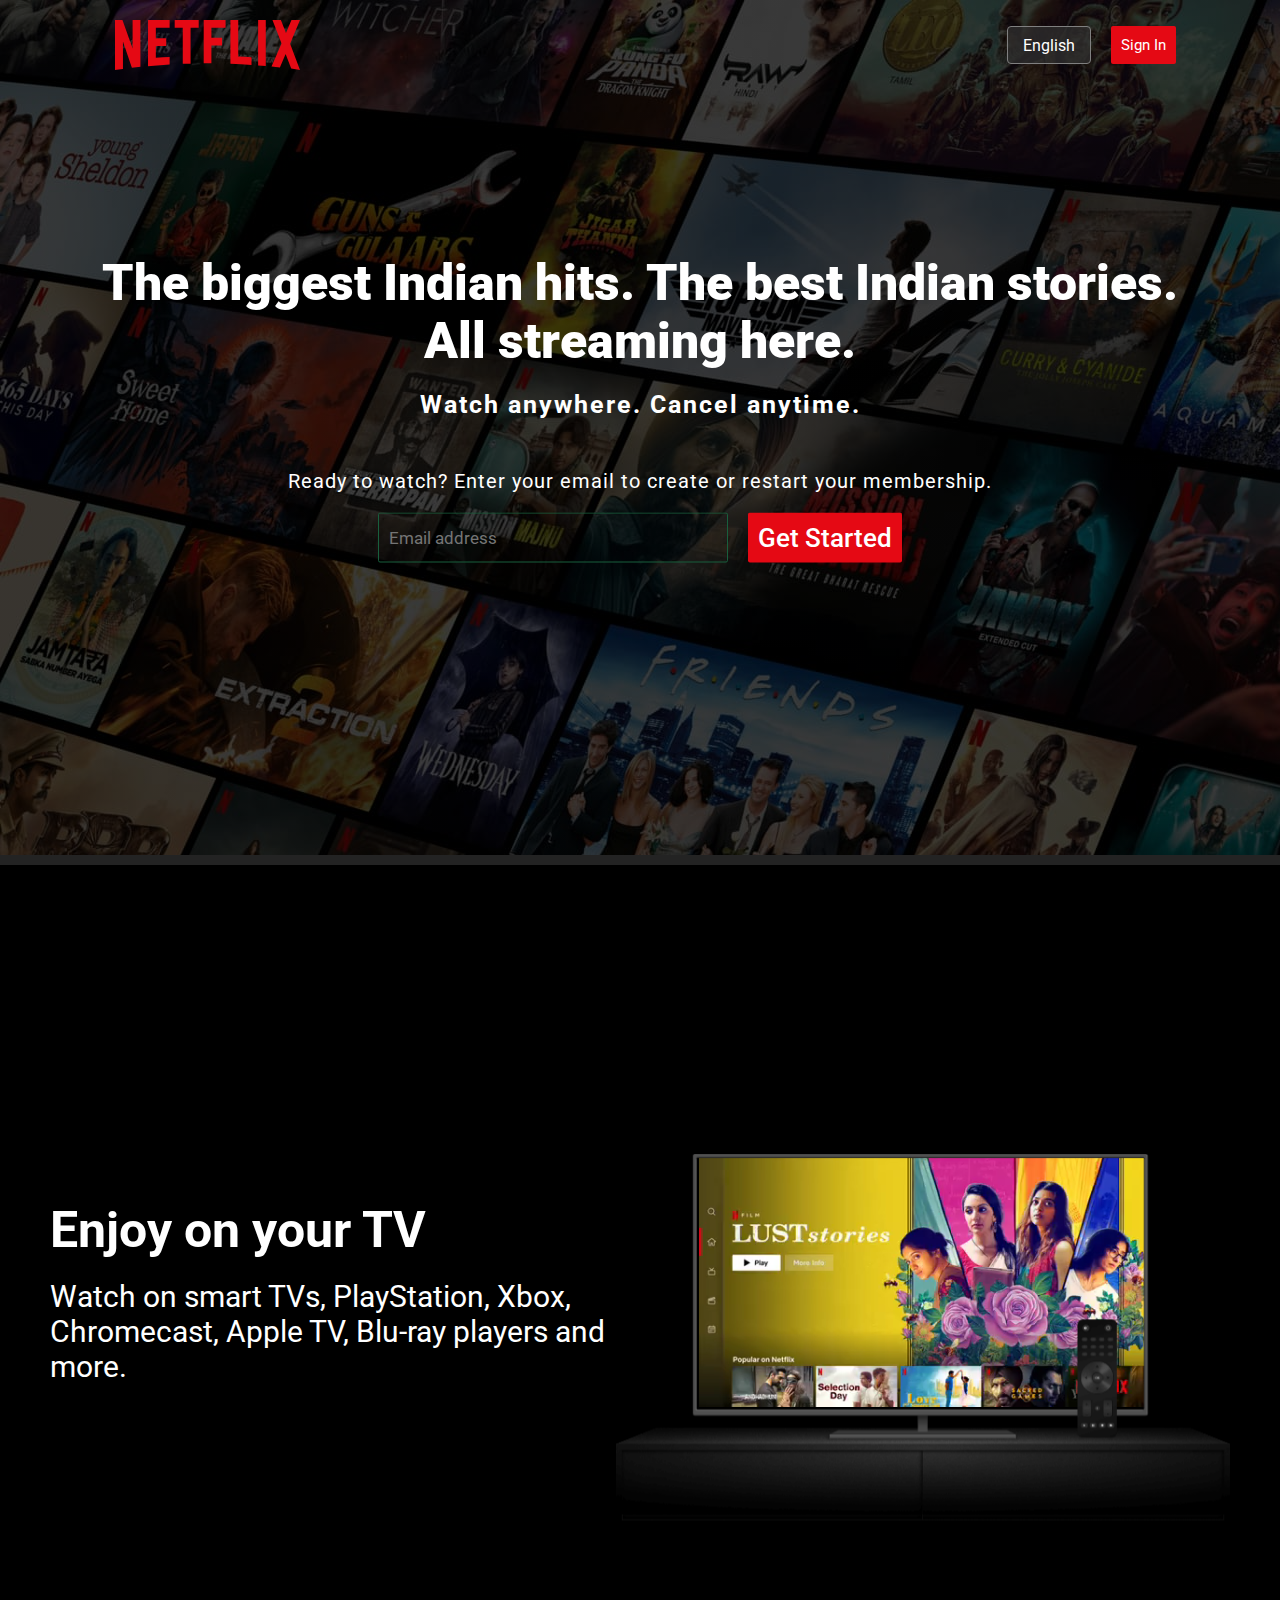
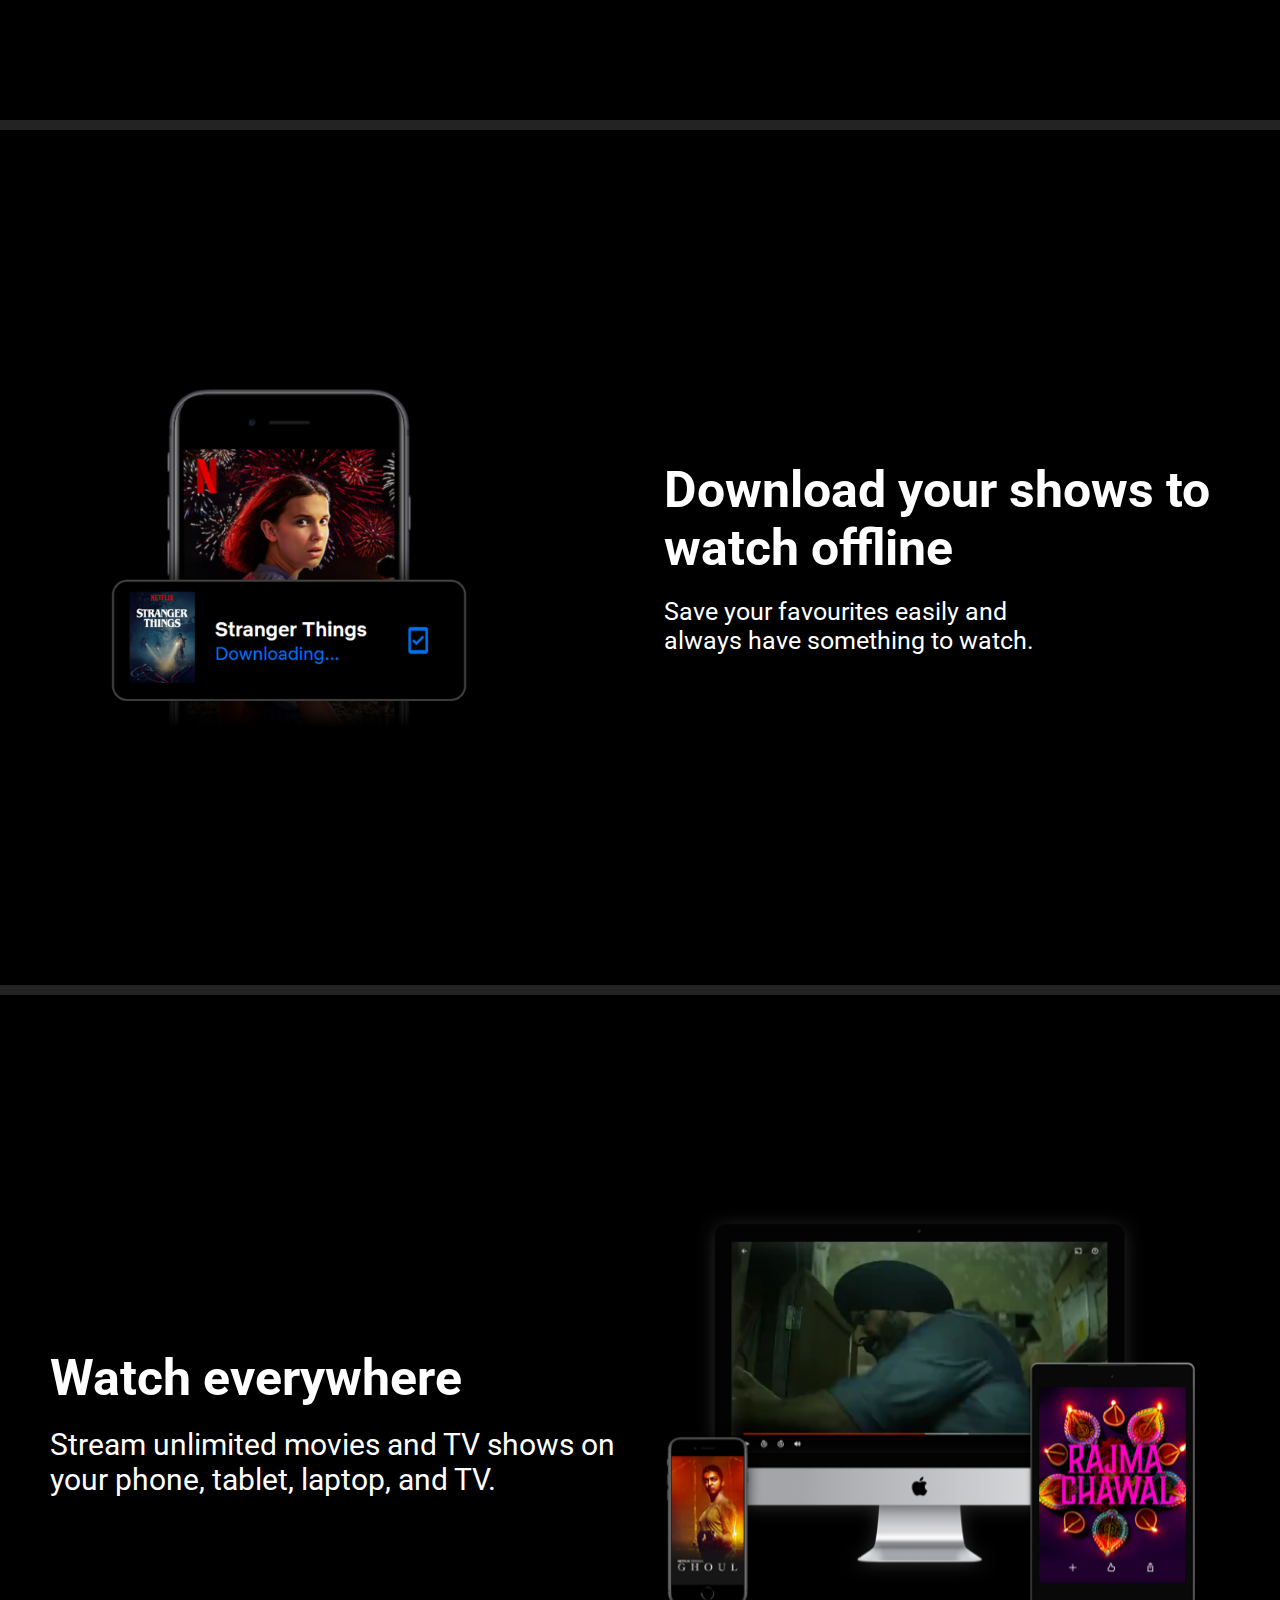
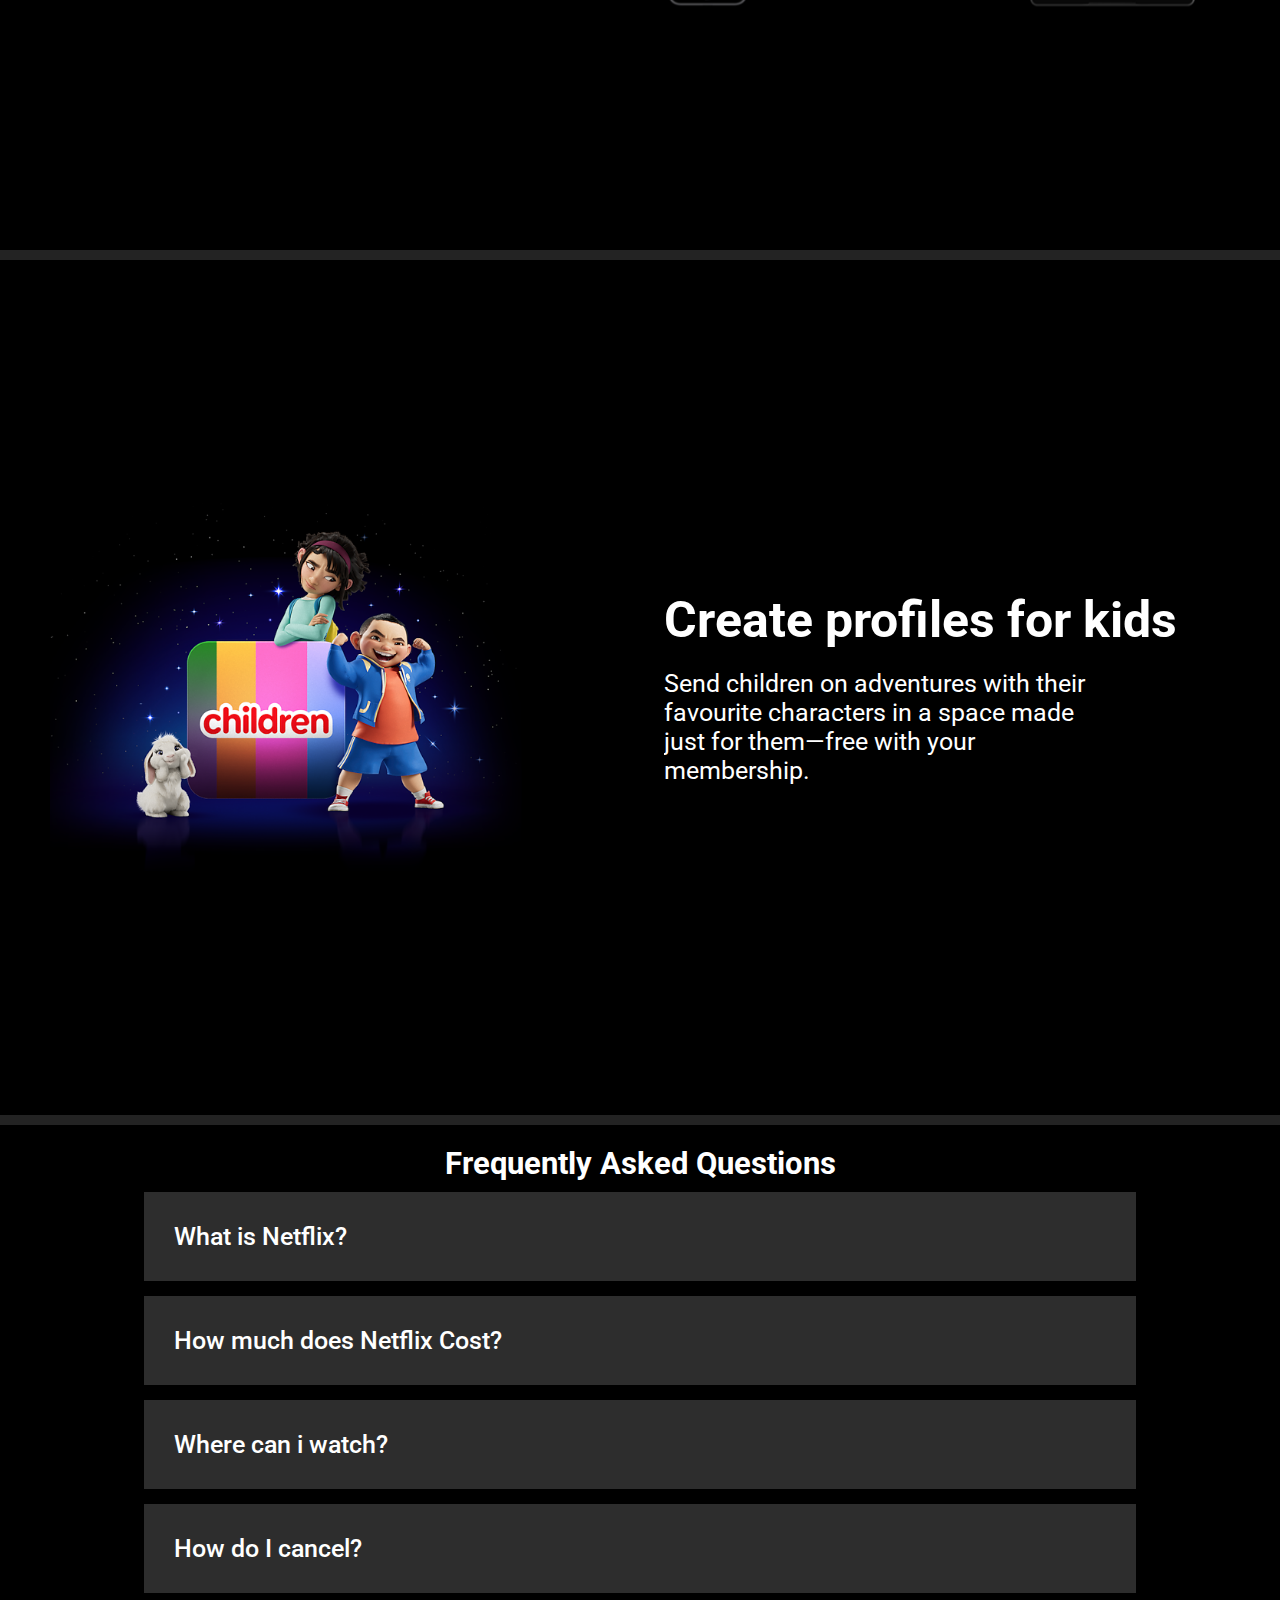
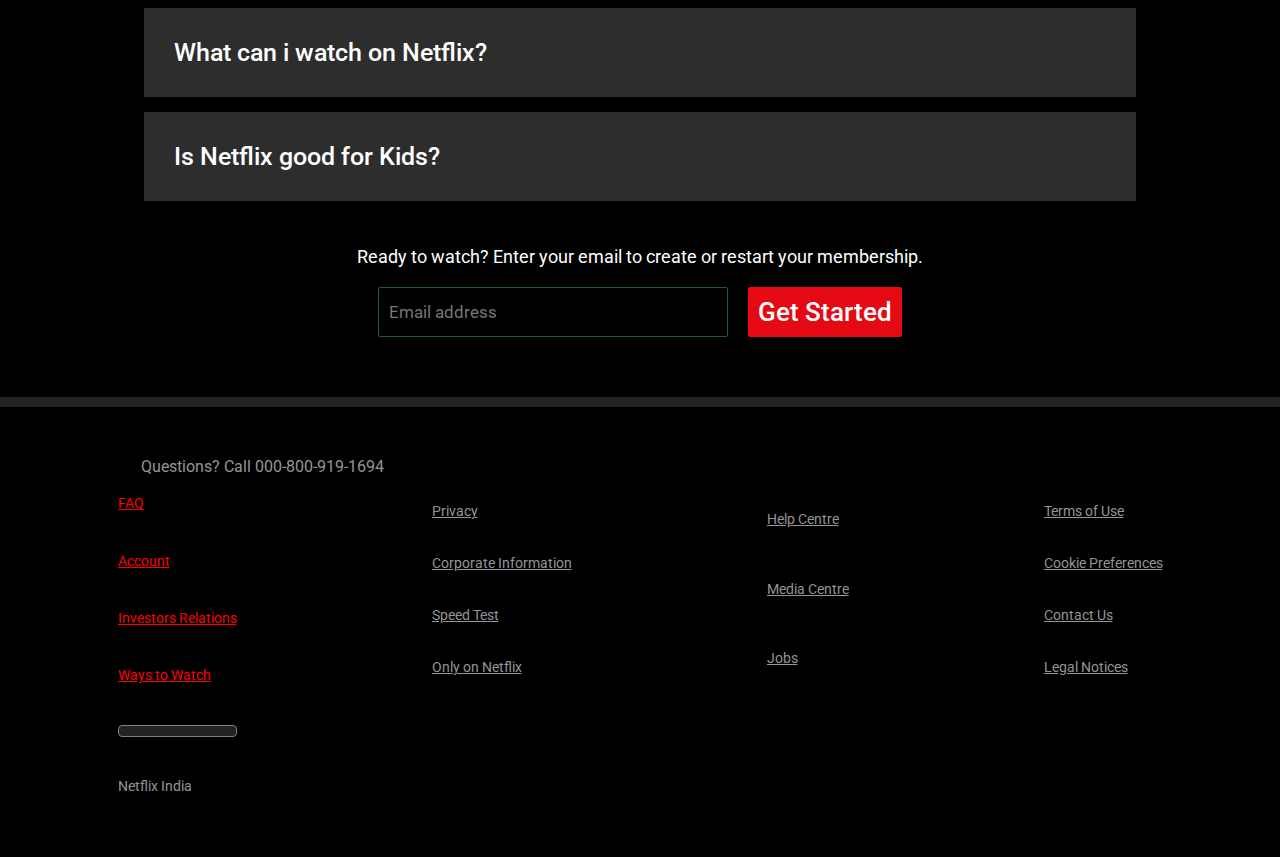
<file: index.html>
<!DOCTYPE html>
<html lang="en">
<head>
    <meta charset="UTF-8">
    <meta name="viewport" content="width=device-width, initial-scale=1.0">
    <title>Netflix_Clone</title>
    <link rel="stylesheet" href="style.css">
    <link rel="stylesheet" href="https://cdnjs.cloudflare.com/ajax/libs/font-awesome/6.5.1/css/all.min.css" integrity="sha512-DTOQO9RWCH3ppGqcWaEA1BIZOC6xxalwEsw9c2QQeAIftl+Vegovlnee1c9QX4TctnWMn13TZye+giMm8e2LwA==" crossorigin="anonymous" referrerpolicy="no-referrer" />
    <link rel="preconnect" href="https://fonts.googleapis.com">
    <link rel="preconnect" href="https://fonts.gstatic.com" crossorigin>
    <link href="https://fonts.googleapis.com/css2?family=Roboto:wght@700;900&display=swap" rel="stylesheet">
    <link rel="preconnect" href="https://fonts.googleapis.com">
<link href="https://fonts.googleapis.com/css2?family=Roboto&display=swap" rel="stylesheet">
<link href="https://fonts.googleapis.com/css2?family=Roboto:wght@300&display=swap" rel="stylesheet">
<body>
    
        <!-- <video src="resources\video-tv-in-0819.m4v" autoplay loop type="video/mp4"></video>
         <img src="resources\device-pile-in.png" alt=""> -->
        
            <div class="section " id="hero">
                <nav>
                    <svg class="logo" fill="#E50914" viewBox="0 0 111 30" version="1.1" xmlns="http://www.w3.org/2000/svg" xmlns:xlink="http://www.w3.org/1999/xlink" aria-hidden="true" role="img" class="default-ltr-cache-1d568uk ev1dnif2"><g><path d="M105.06233,14.2806261 L110.999156,30 C109.249227,29.7497422 107.500234,29.4366857 105.718437,29.1554972 L102.374168,20.4686475 L98.9371075,28.4375293 C97.2499766,28.1563408 95.5928391,28.061674 93.9057081,27.8432843 L99.9372012,14.0931671 L94.4680851,-5.68434189e-14 L99.5313525,-5.68434189e-14 L102.593495,7.87421502 L105.874965,-5.68434189e-14 L110.999156,-5.68434189e-14 L105.06233,14.2806261 Z M90.4686475,-5.68434189e-14 L85.8749649,-5.68434189e-14 L85.8749649,27.2499766 C87.3746368,27.3437061 88.9371075,27.4055675 90.4686475,27.5930265 L90.4686475,-5.68434189e-14 Z M81.9055207,26.93692 C77.7186241,26.6557316 73.5307901,26.4064111 69.250164,26.3117443 L69.250164,-5.68434189e-14 L73.9366389,-5.68434189e-14 L73.9366389,21.8745899 C76.6248008,21.9373887 79.3120255,22.1557784 81.9055207,22.2804387 L81.9055207,26.93692 Z M64.2496954,10.6561065 L64.2496954,15.3435186 L57.8442216,15.3435186 L57.8442216,25.9996251 L53.2186709,25.9996251 L53.2186709,-5.68434189e-14 L66.3436123,-5.68434189e-14 L66.3436123,4.68741213 L57.8442216,4.68741213 L57.8442216,10.6561065 L64.2496954,10.6561065 Z M45.3435186,4.68741213 L45.3435186,26.2498828 C43.7810479,26.2498828 42.1876465,26.2498828 40.6561065,26.3117443 L40.6561065,4.68741213 L35.8121661,4.68741213 L35.8121661,-5.68434189e-14 L50.2183897,-5.68434189e-14 L50.2183897,4.68741213 L45.3435186,4.68741213 Z M30.749836,15.5928391 C28.687787,15.5928391 26.2498828,15.5928391 24.4999531,15.6875059 L24.4999531,22.6562939 C27.2499766,22.4678976 30,22.2495079 32.7809542,22.1557784 L32.7809542,26.6557316 L19.812541,27.6876933 L19.812541,-5.68434189e-14 L32.7809542,-5.68434189e-14 L32.7809542,4.68741213 L24.4999531,4.68741213 L24.4999531,10.9991564 C26.3126816,10.9991564 29.0936358,10.9054269 30.749836,10.9054269 L30.749836,15.5928391 Z M4.78114163,12.9684132 L4.78114163,29.3429562 C3.09401069,29.5313525 1.59340144,29.7497422 0,30 L0,-5.68434189e-14 L4.4690224,-5.68434189e-14 L10.562377,17.0315868 L10.562377,-5.68434189e-14 L15.2497891,-5.68434189e-14 L15.2497891,28.061674 C13.5935889,28.3437998 11.906458,28.4375293 10.1246602,28.6868498 L4.78114163,12.9684132 Z"></path></g></svg>
                    <div class="nav_right">
                        <div id="lan_btn">
                            <i class="fa-solid fa-language"></i>
                           <p>English</p>
                           <i class="fa-solid fa-caret-down"></i>
                        </div>
                        <div class="signin">Sign In</div>
                    </div>
                </nav>
                <div id="hero-mid">
                    <h1>The biggest Indian hits. The best Indian stories. <br> All streaming here.</h1>
                    <h5>Watch anywhere. Cancel anytime.</h5>
                    
                    <h6>Ready to watch? Enter your email to create or restart your membership.</h6>
                    <div class="email">
                        <input type="text" placeholder="Email address">
       
                        <button>Get Started </button>
                    </div>
                </div>
            
             </div>
             <div class="section two">
                <div class="two_left left txt">
                    <h1>Enjoy on your TV</h1>
                    <p>Watch on smart TVs, PlayStation, Xbox, Chromecast, Apple TV, Blu-ray players and more.</p>
                    
                </div>
                <div class="two_right right">
                    <video src="video-tv-in-0819.m4v" autoplay loop type="video/mp4"></video>
         <img src="tv.png" alt="">
                </div>
             </div>
           
                <div class="section third">
                    <div class="third_left left">
                        <img src="feature-2.png" alt="">
                               </div>
                    <div class="third_right right txt">
                        <h1>Download your shows to watch offline</h1>
                        <p>Save your favourites easily and always have something to watch.

                        </p>
                        
                    </div>
                   
             </div>
             <div class="section fourth">
                <div class="fourth_left left txt">
                    <h1>Watch everywhere</h1>
                    <p>Stream unlimited movies and TV shows on your phone, tablet, laptop, and TV.</p>
                    
                </div>
                <div class="fourth_right right">
                    <video src="video-devices-in.m4v" autoplay loop type="video/mp4"></video>
         <img src="device-pile-in.png" alt="">
                </div>
             </div>

             <div class="section fifth">
                <div class="fifth_left">
                    <img src="feature-4.png" alt="">
                           </div>
                <div class="fifth_right txt">
                    <h1>Create profiles for kids</h1>
                    <p>Send children on adventures with their favourite characters in a space made just for them—free with your membership.

                    </p>
                    
                </div>
             </div>
             <div class="section sixth">
                <h1>Frequently Asked Questions</h1>
                <ul class="questions">
                <li class="question">
                    <input type="radio" name="question" id="fst">
                    <label for="fst">What is Netflix?<i class="fa-regular fa-plus"></i></label> 
                    
                    <div class="ans" id="Ans">
                        <p>Netflix is a streaming service that offers a wide variety of award-winning TV shows, movies, anime, documentaries and more  on thousands of internet-connected devices.</p>
                        <p>You can watch as much as you want, whenever you want, without a single ad  all for one low monthly price. There's always something new to discover, and new TV shows and movies are added every week!</p>
                        </div>
                </li>
                <li class="question">
                    <input type="radio" name="question" id="scnd">
                <label for="scnd">How much does Netflix Cost? <i class="fa-regular fa-plus"></i></label> 
                <div class="ans" id="Ans">
                    <p>Watch Netflix on your smartphone, tablet, Smart TV, laptop, or streaming device, all for one fixed monthly fee. Plans range from ₹149 to ₹649 a month. No extra costs, no contracts.</p>
                    </div>
                </li>
                <li class="question">
                    <input type="radio" name="question" id="thrd">
                    <label for="thrd">Where can i watch?  <i class="fa-regular fa-plus"></i></label>
                    <div class="ans" id="Ans">
                        <p>
                            
Watch anywhere, anytime. Sign in with your Netflix account to watch instantly on the web at netflix.com from your personal computer or on any internet-connected device that offers the Netflix app, including smart TVs, smartphones, tablets, streaming media players and game consoles.

You can also download your favourite shows with the iOS, Android, or Windows 10 app. Use downloads to watch while you're on the go and without an internet connection. Take Netflix with you anywhere.
                        </p>
                        </div>
                </li>
                <li class="question">
                    <input type="radio" name="question" id="frth">
                    <label for="frth">How do I cancel? <i class="fa-regular fa-plus"></i></label> 
                    <div class="ans" id="Ans">
                        <p>Netflix is flexible. There are no annoying contracts and no commitments. You can easily cancel your account online in two clicks. There are no cancellation fees  start or stop your account anytime.</p>
                        </div>
                </li>
                <li class="question">
                    <input type="radio" name="question" id="ffth">
                    <label for="ffth">What can i watch on Netflix? <i class="fa-regular fa-plus"></i></label>
                    <div class="ans" id="Ans">
                        <p>
                            Netflix has an extensive library of feature films, documentaries, TV shows, anime, award-winning Netflix originals, and more. Watch as much as you want, anytime you want.
                        </p>
                    </div> 
                </li>
                <li class="question">
                    <input type="radio" name="question" id="sxth">
                    <label for="sxth">Is Netflix good for Kids? <i class="fa-regular fa-plus"></i></label> 
                    <div class="ans" id="Ans">
                        <p>
                            The Netflix Kids experience is included in your membership to give parents control while kids enjoy family-friendly TV shows and films in their own space.

Kids profiles come with PIN-protected parental controls that let you restrict the maturity rating of content kids can watch and block specific titles you don’t want kids to see.
                        </p>
                    </div>
                </li>
            </ul>
                <h6>Ready to watch? Enter your email to create or restart your membership.</h6>
                <div class="email">
                    <input type="text" placeholder="Email address">
                    <button>Get Started</button>
                </div>
             </div>

             <div class="section seventh">
                <p>Questions? Call 000-800-919-1694</p>

                <footer>
           
                    <div class="footers f1 ">
                        <a href="">FAQ</a>
                        <a href="">Account</a>
                        <a href="">Investors Relations</a>
                        <a href="">Ways to Watch</a>
                        <div id="lan_btn">
                            <i class="fa-solid fa-language"></i>
                            
                            <i class="fa-solid fa-caret-down"></i>
                        </div>
                        <div class="netflix">Netflix India</div>
                    </div>
                    <div class="footers f2">
                        <a href="">Privacy</a>
                        <a href="">Corporate Information</a>
                        <a href="">Speed Test</a>
                        <a href="">Only on Netflix</a>
                    </div>
                    <div class="footers f3">
                        <a href="">Help Centre</a>
                        <a href="">Media Centre</a>
                        <a href="">Jobs</a>
                      
                    </div>
                
                    <div class="footers f4">
                        <a href="">Terms of Use</a>
                        <a href="">Cookie Preferences</a>
                        <a href="">Contact Us</a>
                        <a href="">Legal Notices</a>
                    </div>
                </footer>
               
             </div>
            
      <script src="script.js"></script>   
    
</body>
</html>
</file>
<file: style.css>
*{
    margin: 0%;
    padding: 0%;
    box-sizing:border-box;
    color:#fff;
    font-size:62.5%;

    font-family: 'Roboto', sans-serif;
    /* -ms-overflow-style: none;  /* IE and Edge */
  /* scrollbar-width: none; */ 
  overflow-x:hidden;

}
body{
    display:flex;
    flex-direction:column;
    gap:1rem;
    background-color:#232323;
}
button:hover{
    cursor:pointer;
}
/* #main{
   
  
    overflow: hidden;
    position: relative;
    display:flex;
    justify-content:center;
    align-items: center;
}
#main img{
    height:100%;
    width: 100%;
    z-index:100;
}
#main video{
    position: absolute;
    top:0%;
    height:63%;
    width:63%;
    

     */
.section{
    height:95vh;
    width:100vw;
    background-color:grey;
    background-color: black;

}
#hero{
    background-color:transparent;
    background-image:linear-gradient(rgba(0,0,0,0.7),rgba(0,0,0,0.7)),url("hero-image.jpg");
    background-size:200rem;
    display:flex;
    flex-direction:column;
    align-items:center;
    padding:1rem;
    position: relative;
}
#hero nav{
    width:85%;
    display:flex;
    justify-content:space-between;
    align-items: center;
}
#hero nav svg{
  height:7rem;
    object-fit:cover;
    padding:1rem;
}
.nav_right {
    display:flex;
    gap:2rem;

}
.nav_right .lan{
    font-size:1.5rem;
    font-weight:50;
    display: flex;
    border:1px solid #fff;
   padding:1rem;
    letter-spacing:.1rem;
    gap:1.5rem;
    justify-content: center;

    border-radius:.2rem;
    
}
#lan_btn{
    display:flex;
    justify-content: center;
    align-items: center;
    gap:1rem;
    background:rgba(50,50,50,0.7);
    border-radius:.4rem;
    padding:.4rem;
    cursor: pointer;
}
#lan_btn i{
    font-size:1.4rem;
}
#lan_btn p{
     font-size:1.6rem;
}
.signin{
   font-size:1.5rem;
   background-color:#E50914; 
   display: flex;
   align-items: center;
   justify-content: center;
   border-radius:.2rem;
   padding:1rem;


}
.signin:hover{
    background-color:#C11119 ;
    cursor: pointer;
}
#hero-mid{
    position:absolute;
    top:50%;
    left:50%;
    transform: translate(-50%,-50%);
    width:100%;
    display: flex;
    flex-direction: column;
    align-items: center;
    row-gap:2rem;
    text-align:center;
}
#hero h1{
    color: #fff;
    font-size:5rem;
    font-weight:1000;
    text-align:center;
}
#hero-mid h5{
    font-size:2.5rem;
    font-family: 'Roboto', sans-serif;
    letter-spacing:.2rem;
    
    
    
}
#hero-mid h6{
    font-size:2rem;
    font-weight:400;
    
    font-family: 'Roboto', sans-serif;
    letter-spacing:.1rem;
    font-family: 'Roboto', sans-serif;
    margin-top:3rem;
    
}
.email{
    display:flex;
    gap:2rem;

}
.email input{
    height:5rem;
    width:35rem;
    background-color:transparent;
    outline:none;
    border:.1rem solid grey;
    font-size:1.7rem;
    padding-left:1rem;
    border-radius:.2rem;
    border:.1rem solid #185F3D;

    
}
.email button{
    font-size:2.6rem ;
    font-weight:bold;
    background-color: #E50914;
    color:#fff;
    outline:none;
    border: none;
    padding:1rem;
    border-radius:.2rem;
    font-weight:500;
    margin-bottom:4rem;


}
.email button:hover{
    background-color: #C11119;
}
/***********************SECOND-SECTION***********************/

.two{
    display:flex;
    align-items: center;
    width:100%;
    justify-content: space-around;
   padding:0rem 5rem;
}
.two_left h1{
    font-size:5rem;
    color: #fff;
}
.two_left p{
font-size:3rem;
}
.two_left{
    width:50%;
    display:flex;
    flex-direction:column;
    gap:2rem;
}
.two_right{
   
  
    overflow: hidden;
    position: relative;
    display:flex;
    justify-content:center;
    align-items: center;
}
.two_right img{
    height:100%;
    width: 100%;
    z-index:100;
}
.two_right video{
    position: absolute;
   top:0%;
     /* left: 0%;  */
    height:95%;
    width:73%;
}


/***********************THIRD-SECTION***********************/

.third{
    display:flex;
    align-items: center;
    width:100%;
     justify-content: center;
   padding:0rem 5rem;
}
.third_right {
    width:50%;
    display:flex;
    flex-direction:column;
    gap:2rem;
}
.third_right h1{
    font-size:5rem;
    color: #fff;
}
.third_right p{
font-size:2.5rem;
width:70%;
}
.third_left img{
    height:80%;
    width:80%;
} 
/*********FOURTH-SECTION****************/
.fourth{
    display:flex;
    align-items: center;
    width:100%;
    justify-content: space-around;
   padding:0rem 5rem;
}
.fourth_left h1{
    font-size:5rem;
    color: #fff;
}
.fourth_left p{
font-size:3rem;
}
.fourth_left{
    width:50%;
    display:flex;
    flex-direction:column;
    gap:2rem;
}
.fourth_right{
   
  
    overflow: hidden;
    position: relative;
    display:flex;
    justify-content:center;
    align-items: center;
}
.fourth_right img{
    height:100%;
    width: 100%;
    z-index:100;
}
.fourth_right video{
    position: absolute;
    top:0%;
    height:63%;
    width:63%;
}
/***********************FIFTH-SECTION***********************/
.fifth{
    display:flex;
    align-items: center;
    width:100%;
     justify-content: center;
   padding:0rem 5rem;
}
.fifth_right {
    width:50%;
    display:flex;
    flex-direction:column;
    gap:2rem;
}
.fifth_right h1{
    font-size:5rem;
    color: #fff;
}
.fifth_right p{
font-size:2.5rem;
width:75%;
}
.fifth_left img{
    height:80%;
    width:80%;
} 
/***********************FIFTH-SECTION***********************/
.sixth{
    height: auto;
    font-size:5rem;
    color: #fff;
    font-weight:700;
    display: flex;
    flex-direction: column;
    justify-content:center;
    align-items: center;
    padding:2rem;
}
.sixth ul{
    width:80%;
    
    gap:1rem;
    display:flex;
    flex-direction: column;
    align-items: center;
    margin-top:1rem;
}
.question{
    height:auto;
    width:100%;
    font-size:2.5rem;
    font-weight:500;
    
    display:flex;
    flex-direction: column;
    justify-content:space-between;
    position: relative;
    overflow-y:visible;
    gap:.5rem;

}
.question input[type='radio']{
    display:none;
}
.question .ans{
    max-height:0rem;
    overflow:hidden;
  transition:max-height 1s ease;
    
}
.question input[type='radio']:checked + label + .ans{
  max-height:40rem;
}
.max{
    max-height:40rem;
}
.question label i{
    font-size:2.5rem;
color:#fff;

}
.fa-plus{
    transition:all 1s ease;
}
.question input[type='radio']:checked + label i{
    transform:rotate(135deg);
}
.question  label{
    font-size:2.5rem;
   color:#fff;
   display: flex;
   justify-content:space-between;
   background-color:#2D2D2D;
   padding:3rem;

}

.question label:hover{
    background-color:#414141;
    cursor:pointer;
}
.ans p{
  
    font-size:2rem;
    background-color:#2D2D2D;
    padding:2rem;
    text-align: left;
}

.sixth h6{
    font-size:1.8rem;
    font-weight:400;
    margin-top:4rem;
    margin-bottom:2rem;
}
.seventh{
    font-size:1.6rem;
    display:flex;
    flex-direction:column;
    position: relative;
    height:50vh;
    position: relative;
    align-items:center;
    justify-content:center;
}
.seventh p {
    font-size:1.6rem;
    color:#969496;
    position: absolute;
    left:11%;
    top:11%;

}
.seventh footer{
    width:100%;
    height:80%;
    align-self: center;
    justify-self:center;
    font-size: 1.4rem;
    display:flex;
    padding:2rem;
    justify-content:space-around;
    margin-top:2%;
    

}
.footers{
 
    display:flex;
    flex-direction:column;
    height:65%;
    flex-direction: column;
    justify-content:space-around;
    
    
}
.f1{
   height:auto;
   gap:2rem;
}  
    
.footers a{
    color:#969496;
}
.seventh p {
    width:100vw;
}
 #lan_btn{
    font-size:1.6rem;
    border:.1rem solid grey;
    display:flex;
    padding:.5rem 1rem;
    gap:.5rem;
    justify-content:center;
    color:#FDFDFD;
    align-items:center;
    border-radius:.4rem;
    

}
 .fa-language{
    font-size:1.8rem;

}
.footers a{
    font-size:1.4rem;
}
#fot2{
    display:none;
}

.netflix{
    font-size:1.4rem;
    color:#969496;

}

/******************************Media Quieries*******************************************/
@media only screen and (max-width:600px){
    .section {
        flex-direction: column;
       padding:none;
       overflow: visible;
       align-items:center;
       justify-content: center;
       row-gap:2rem;

    }
    
    
    #hero{
        justify-content:space-between;
        align-items:space-around;
        position: relative;
    }
    .logo {
        width:10rem;
    }
    .lan p{
        font-size: 1.4rem;
        display: none;
    }
    .signin{
        padding:0rem 2rem;
        font-weight:700;
    }
    .lan i{
        font-size:1.5rem;
    }
    #hero-mid h1{
        font-size:3.2rem;
        margin-top:20%;
    }  
    #hero-mid h5,h6{
        font-size:1.8rem;
        font-weight:500;
        letter-spacing:none;
    }
    .email{
        justify-content: center;
        flex-wrap:wrap;
        margin-top:5%;
    }
    .email button{
        font-size:2rem;
    }
    /************************SEction-Two******************/
    .txt h1{
        font-size:3.2rem;
        flex-wrap: wrap;
        text-align:center;
    }
   
    .txt{
        width:80vw;
        overflow: visible;
        justify-content:center;
        align-items:center;
    }
    .txt p {
        font-size:1.8rem;
        text-align:center;
    }
     /*******************************Third******************/
     .third_left img{
        height:30vh;
        width:50vw;
        transform:translateX(8%);
     }
     /*******************************Fifth******************/
     .fifth_left img{
        height:30vh;
        width:50vw;
        transform:translateX(8%);
     }
    /*******************************sixth******************/
    .sixth h1{
       text-align:center;
    }
    
    
    .sixth ul{
        width:85vw;
        padding:none;
        justify-content: center;
        align-items: center;
    }
    .sixth ul p{
        font-size:1.6rem;
    }
    .question label{
         font-size:1.8rem;
         padding:0.8rem 1rem;
         padding-right:1rem;
    }
    .ans{
        font-size:1rem;
    }
    .sixth h6{
        text-align:center;
    }
  /*******************************Seventh******************/   
  .seventh footer{
    margin-top: 6rem;
    overflow-y:hidden;
  }
  .footers{
    height:110%;
    font-size:1.5rem;
    justify-content: space-around;
    align-items:space-around;
    text-align:center;
    gap:none;
  }
 
  .footers a{
       height:100%;
    }
    #lan_btn{
        padding:1rem;
    }
    .f1{
        align-items:space-between;
        justify-content:center;
        row-gap:none;
    }
}
 

.f1 a{
   color: red;
}
</file>
